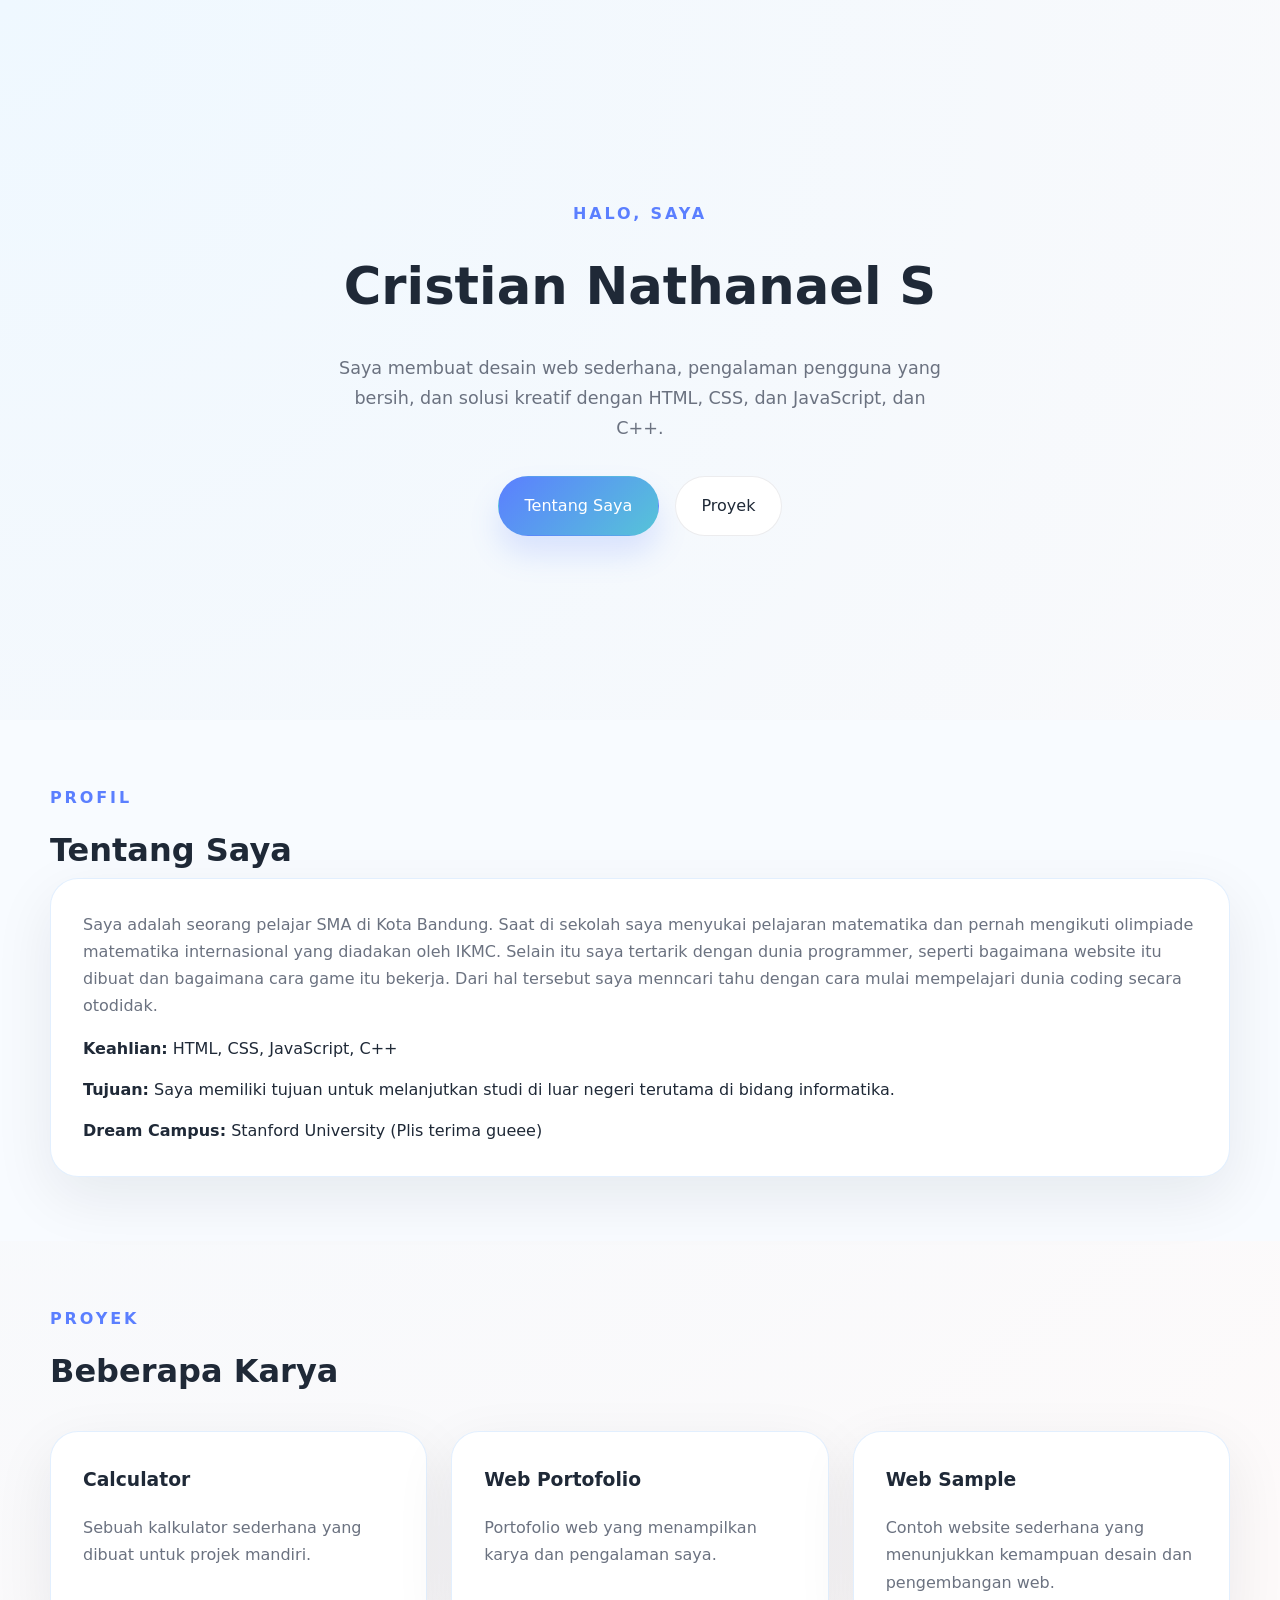
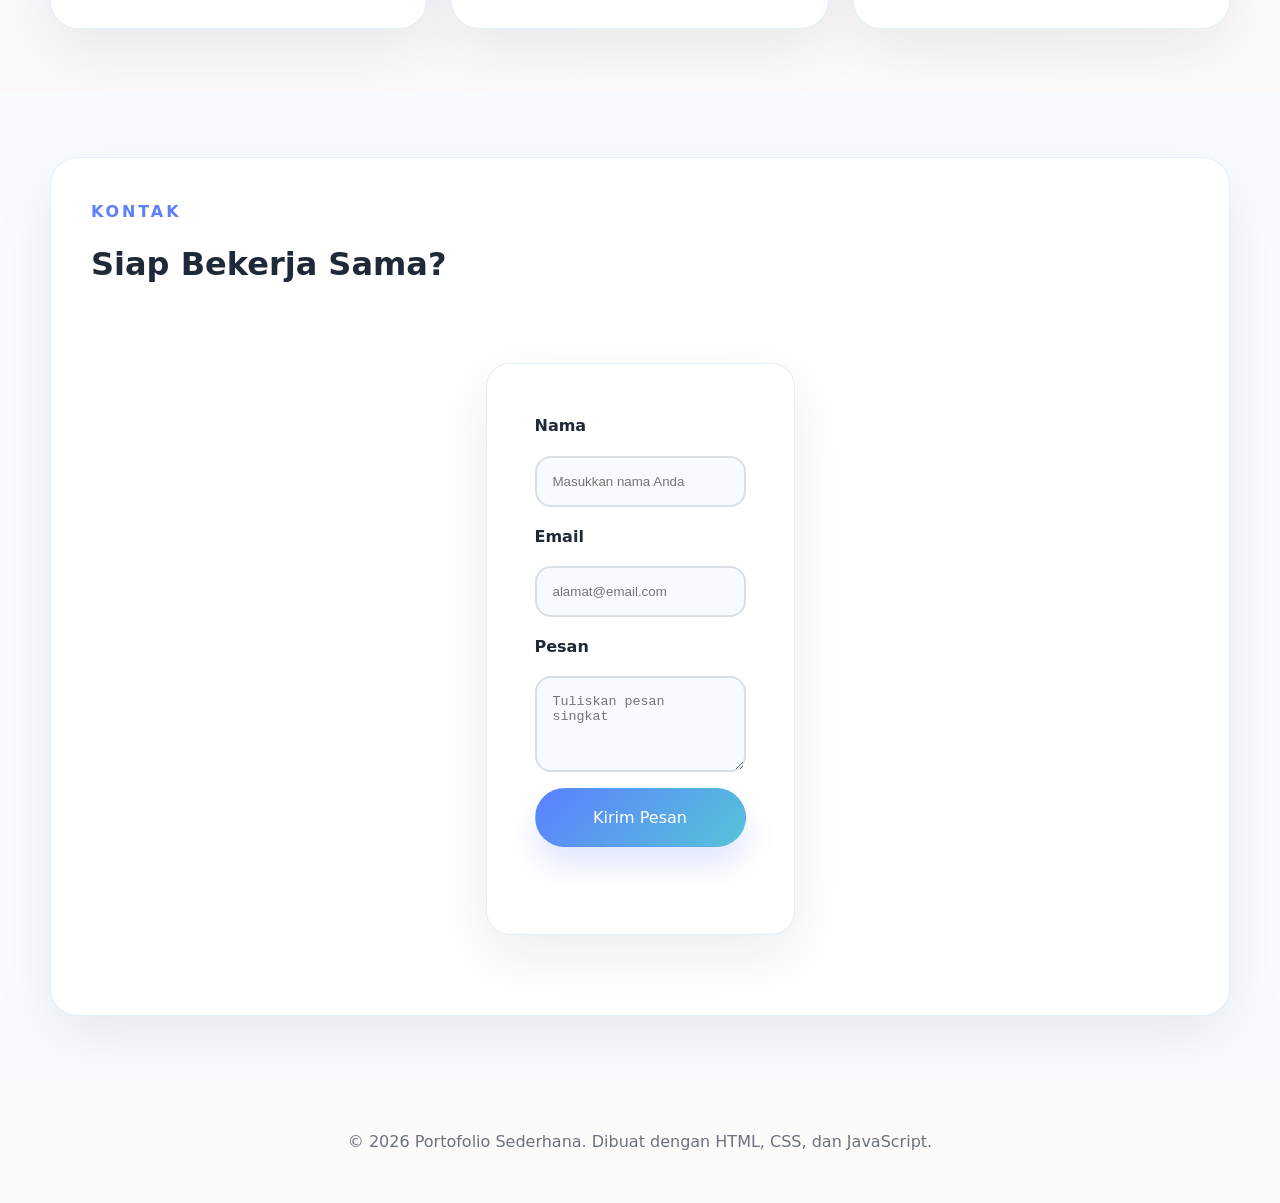
<file: portfolio/index.html>
<!DOCTYPE html>
<html lang="id">
<head>
  <meta charset="UTF-8" />
  <meta name="viewport" content="width=device-width, initial-scale=1.0" />
  <title>Portofolio Sederhana</title>
  <link rel="stylesheet" href="styles.css" />
</head>
<body>
  <header class="hero">
    <div class="hero__content">
      <p class="pretitle">Halo, saya</p>
      <h1>Cristian Nathanael S</h1>
      <p class="hero__subtitle">Saya membuat desain web sederhana, pengalaman pengguna yang bersih, dan solusi kreatif dengan HTML, CSS, dan JavaScript, dan C++.</p>
      <div class="hero__buttons">
        <a href="#about" class="button button--primary">Tentang Saya</a>
        <a href="#projects" class="button button--secondary">Proyek</a>
      </div>
    </div>
  </header>

  <main>
    <section id="about" class="section section--soft">
      <div class="container">
        <div class="section__header">
          <span>Profil</span>
          <h2>Tentang Saya</h2>
        </div>
        <div class="card soft-card">
          <p>Saya adalah seorang pelajar SMA di Kota Bandung. Saat di sekolah saya menyukai pelajaran matematika dan pernah mengikuti olimpiade matematika internasional yang diadakan oleh IKMC. Selain itu saya tertarik dengan dunia programmer, seperti bagaimana website itu dibuat dan bagaimana cara game itu bekerja. Dari hal tersebut saya menncari tahu dengan cara mulai mempelajari dunia coding secara otodidak.</p>
          <ul class="info-list">
            <li><strong>Keahlian:</strong> HTML, CSS, JavaScript, C++</li>
            <li><strong>Tujuan:</strong> Saya memiliki tujuan untuk melanjutkan studi di luar negeri terutama di bidang informatika.</li>
            <li><strong>Dream Campus:</strong> Stanford University (Plis terima gueee) </li>
          </ul>
        </div>
      </div>
    </section>

    <section id="projects" class="section">
      <div class="container">
        <div class="section__header">
          <span>Proyek</span>
          <h2>Beberapa Karya</h2>
        </div>
        <div class="grid">
          <article class="project-card">
            <h3>Calculator</h3>
            <p>Sebuah kalkulator sederhana yang dibuat untuk projek mandiri.</p>
          </article>
          <article class="project-card">
            <h3>Web Portofolio</h3>
            <p>Portofolio web yang menampilkan karya dan pengalaman saya.</p>
          </article>
          <article class="project-card">
            <h3>Web Sample</h3>
            <p>Contoh website sederhana yang menunjukkan kemampuan desain dan pengembangan web.</p>
          </article>
        </div>
      </div>
    </section>

    <section id="contact" class="section section--soft">
      <div class="container contact-card">
        <div class="section__header">
          <span>Kontak</span>
          <h2>Siap Bekerja Sama?</h2>
        </div>
        <form id="contactForm" class="form-card">
          <label for="name">Nama</label>
          <input type="text" id="name" name="name" placeholder="Masukkan nama Anda" required />

          <label for="email">Email</label>
          <input type="email" id="email" name="email" placeholder="alamat@email.com" required />

          <label for="message">Pesan</label>
          <textarea id="message" name="message" rows="4" placeholder="Tuliskan pesan singkat" required></textarea>

          <button type="submit" class="button button--primary">Kirim Pesan</button>
          <p id="contactFeedback" class="feedback"></p>
        </form>
      </div>
    </section>
  </main>

  <footer class="footer">
    <p>© 2026 Portofolio Sederhana. Dibuat dengan HTML, CSS, dan JavaScript.</p>
  </footer>

  <script src="script.js"></script>
</body>
</html>
</file>
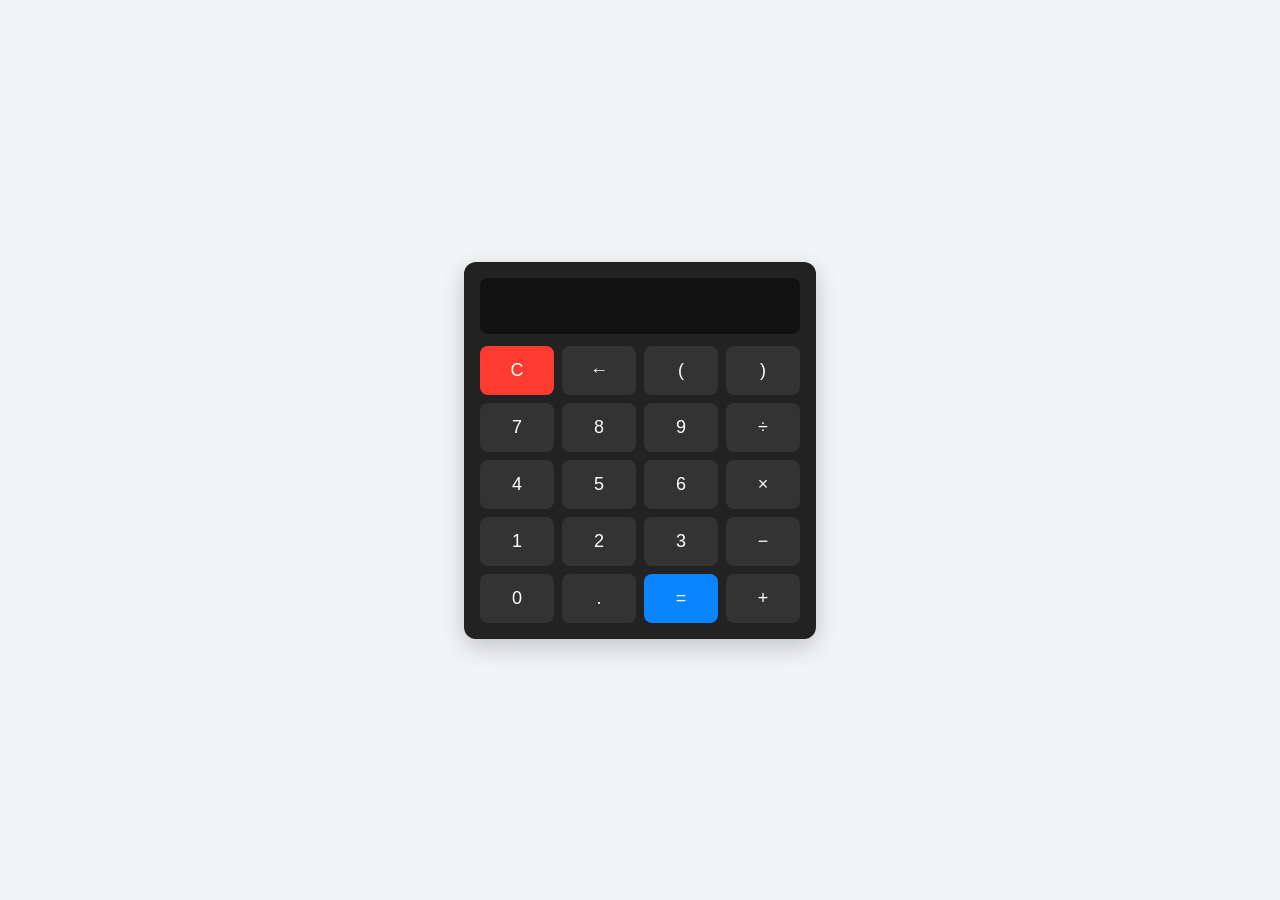
<file: simple-calculator/index.html>
<!doctype html>
<html lang="en">
<head>
  <meta charset="utf-8" />
  <meta name="viewport" content="width=device-width,initial-scale=1" />
  <title>Simple Calculator</title>
  <link rel="stylesheet" href="styles.css" />
</head>
<body>
  <div class="calculator">
    <input id="display" class="display" type="text" readonly />
    <div class="keys">
      <button class="btn" data-action="clear">C</button>
      <button class="btn" data-action="back">←</button>
      <button class="btn" data-value="(">(</button>
      <button class="btn" data-value=")">)</button>

      <button class="btn" data-value="7">7</button>
      <button class="btn" data-value="8">8</button>
      <button class="btn" data-value="9">9</button>
      <button class="btn" data-value="/">÷</button>

      <button class="btn" data-value="4">4</button>
      <button class="btn" data-value="5">5</button>
      <button class="btn" data-value="6">6</button>
      <button class="btn" data-value="*">×</button>

      <button class="btn" data-value="1">1</button>
      <button class="btn" data-value="2">2</button>
      <button class="btn" data-value="3">3</button>
      <button class="btn" data-value="-">−</button>

      <button class="btn" data-value="0">0</button>
      <button class="btn" data-value=".">.</button>
      <button class="btn" data-action="equals" class="equals">=</button>
      <button class="btn" data-value="+">+</button>
    </div>
  </div>

  <script src="script.js"></script>
</body>
</html>
</file>
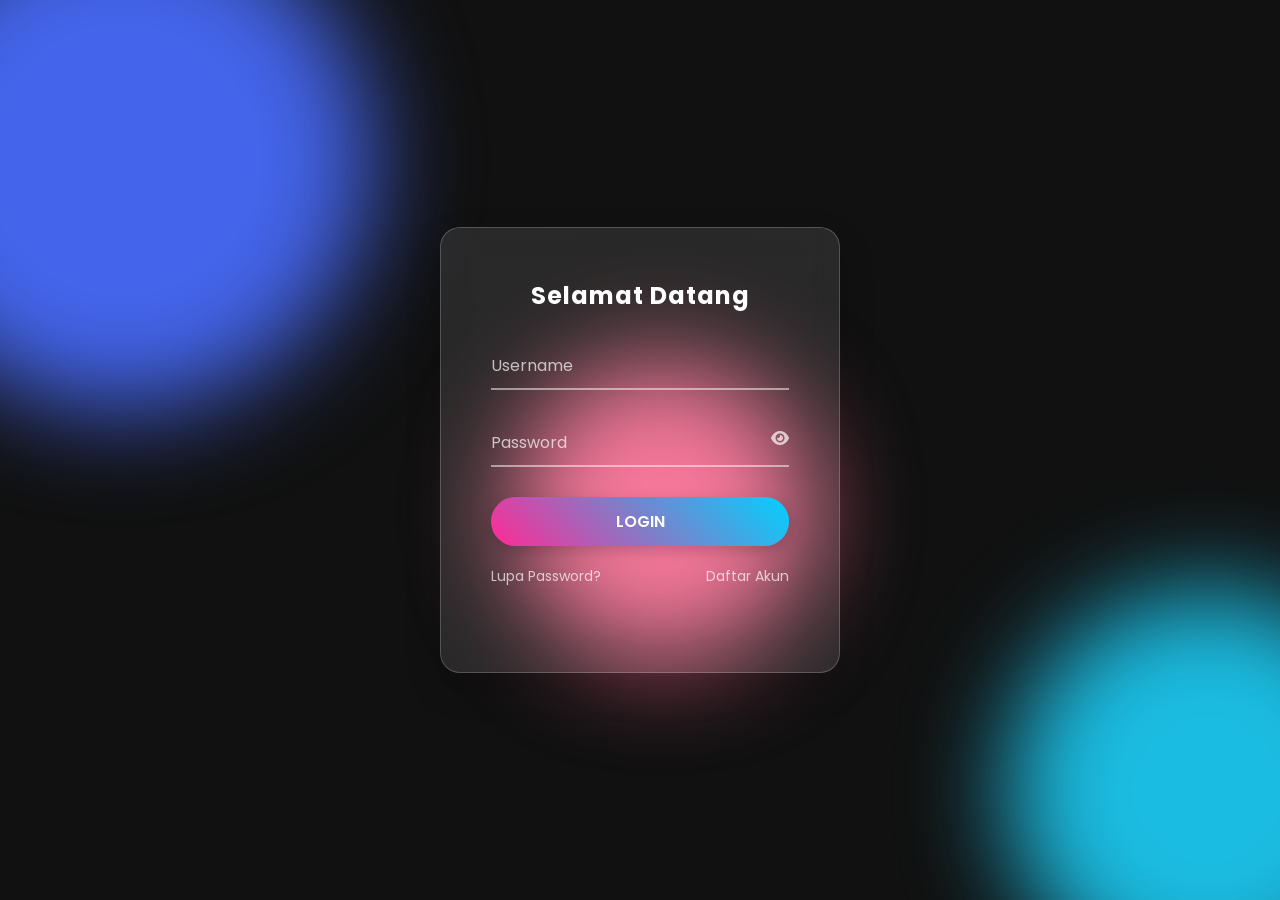
<file: Halaman-LOGIN/1.html>
<!DOCTYPE html>
<html lang="id">
<head>
    <meta charset="UTF-8">
    <meta name="viewport" content="width=device-width, initial-scale=1.0">
    <title>STFU DAWG</title>
    <!-- Menggunakan Font Awesome untuk ikon -->
    <link rel="stylesheet" href="https://cdnjs.cloudflare.com/ajax/libs/font-awesome/6.0.0/css/all.min.css">
    <style>
        /* --- CSS STYLING --- */
        @import url('https://fonts.googleapis.com/css2?family=Poppins:wght@300;500;700&display=swap');

        * {
            margin: 0;
            padding: 0;
            box-sizing: border-box;
            font-family: 'Poppins', sans-serif;
        }

        body {
            display: flex;
            justify-content: center;
            align-items: center;
            min-height: 100vh;
            background: #111;
            overflow: hidden;
        }

        /* Animasi Latar Belakang */
        .background-shapes {
            position: absolute;
            width: 100%;
            height: 100%;
            overflow: hidden;
            z-index: 1;
        }

        .shape {
            position: absolute;
            filter: blur(50px);
            border-radius: 50%;
            animation: float 10s infinite alternate;
        }

        .shape:nth-child(1) {
            top: -10%;
            left: -10%;
            width: 500px;
            height: 500px;
            background: rgb(68, 101, 235);
            animation-delay: 3s;
        }

        .shape:nth-child(2) {
            bottom: -10%;
            right: -10%;
            width: 400px;
            height: 400px;
            background: #1bbce1;
            animation-delay: -7s;
        }

        .shape:nth-child(3) {
            top: 40%;
            left: 40%;
            width: 300px;
            height: 300px;
            background: #f6698f;
            animation-duration: 4s;
        }

        @keyframes float {
            0% { transform: translate(0, 0) rotate(0deg); }
            100% { transform: translate(50px, 50px) rotate(20deg); }
        }

        /* Kartu Login Glassmorphism */
        .login-card {
            position: relative;
            z-index: 10;
            width: 400px;
            padding: 50px;
            background: rgba(255, 255, 255, 0.1);
            backdrop-filter: blur(15px);
            -webkit-backdrop-filter: blur(15px);
            border: 1px solid rgba(255, 255, 255, 0.2);
            border-radius: 20px;
            box-shadow: 0 15px 35px rgba(0, 0, 0, 0.2);
            text-align: center;
            transition: transform 0.3s ease;
        }

        .login-card:hover {
            transform: translateY(-5px);
        }

        .login-card h2 {
            color: #fff;
            margin-bottom: 30px;
            font-weight: 700;
            letter-spacing: 1px;
        }

        /* Input Fields */
        .input-group {
            position: relative;
            margin-bottom: 30px;
            text-align: left;
        }

        .input-group input {
            width: 100%;
            padding: 10px 0;
            font-size: 16px;
            color: #fff;
            background: transparent;
            border: none;
            border-bottom: 2px solid rgba(255, 255, 255, 0.5);
            outline: none;
            transition: border-color 0.3s;
        }

        .input-group label {
            position: absolute;
            top: 10px;
            left: 0;
            font-size: 16px;
            color: rgba(255, 255, 255, 0.7);
            pointer-events: none;
            transition: 0.3s ease all;
        }

        /* Animasi Label saat input fokus atau ada isi */
        .input-group input:focus ~ label,
        .input-group input:valid ~ label {
            top: -20px;
            font-size: 12px;
            color: #00d2ff;
        }

        .input-group input:focus {
            border-bottom: 2px solid #00d2ff;
        }

        /* Ikon Toggle Password */
        .toggle-password {
            position: absolute;
            right: 0;
            top: 10px;
            color: rgba(255, 255, 255, 0.7);
            cursor: pointer;
            transition: color 0.3s;
        }

        .toggle-password:hover {
            color: #fff;
        }

        /* Tombol Login */
        button {
            width: 100%;
            padding: 12px;
            background: linear-gradient(45deg, #ff2a95, #00d2ff);
            border: none;
            border-radius: 30px;
            color: #fff;
            font-size: 16px;
            font-weight: 600;
            cursor: pointer;
            transition: 0.3s;
            box-shadow: 0 5px 15px rgba(0, 0, 0, 0.2);
        }

        button:hover {
            transform: scale(1.05);
            box-shadow: 0 8px 20px rgba(0, 0, 0, 0.3);
        }

        button:active {
            transform: scale(0.95);
        }

        /* Link Lupa Password / Daftar */
        .links {
            margin-top: 20px;
            display: flex;
            justify-content: space-between;
            font-size: 14px;
        }

        .links a {
            color: rgba(255, 255, 255, 0.7);
            text-decoration: none;
            transition: color 0.3s;
        }

        .links a:hover {
            color: #fff;
        }

        /* Pesan Error/Sukses */
        .message {
            margin-top: 15px;
            font-size: 14px;
            min-height: 20px;
            color: #fff;
        }
        
        .error { color: #ff4d4d; }
        .success { color: #00ff88; }

    </style>
</head>
<body>

    <!-- Latar Belakang Animasi -->
    <div class="background-shapes">
        <div class="shape"></div>
        <div class="shape"></div>
        <div class="shape"></div>
    </div>

    <!-- Kartu Login -->
    <div class="login-card">
        <h2>Selamat Datang</h2>
        <form id="loginForm">
            <!-- Input Username -->
            <div class="input-group">
                <input type="text" id="username" required autocomplete="off">
                <label>Username</label>
            </div>

            <!-- Input Password -->
            <div class="input-group">
                <input type="password" id="password" required>
                <label>Password</label>
                <i class="fas fa-eye toggle-password" id="togglePassword"></i>
            </div>

            <button type="submit" id="loginBtn">LOGIN</button>

            <div class="links">
                <a href="#">Lupa Password?</a>
                <a href="#">Daftar Akun</a>
            </div>
            
            <div class="message" id="messageBox"></div>
        </form>
    </div>

    <script>
        /* --- JAVASCRIPT LOGIC --- */
        
        // 1. Toggle Show/Hide Password
        const togglePassword = document.querySelector('#togglePassword');
        const passwordInput = document.querySelector('#password');

        togglePassword.addEventListener('click', function () {
            // Ubah tipe input dari password ke text atau sebaliknya
            const type = passwordInput.getAttribute('type') === 'password' ? 'text' : 'password';
            passwordInput.setAttribute('type', type);
            
            // Ubah ikon mata (slash atau biasa)
            this.classList.toggle('fa-eye-slash');
        });

        // 2. Simulasi Proses Login
        const loginForm = document.getElementById('loginForm');
        const loginBtn = document.getElementById('loginBtn');
        const messageBox = document.getElementById('messageBox');

        loginForm.addEventListener('submit', function(e) {
            e.preventDefault(); // Mencegah reload halaman
            
            const username = document.getElementById('username').value;
            const password = document.getElementById('password').value;

            // Reset pesan
            messageBox.textContent = '';
            messageBox.className = 'message';

            // Efek Loading pada tombol
            const originalBtnText = loginBtn.innerText;
            loginBtn.innerText = 'Memproses...';
            loginBtn.style.opacity = '0.7';
            loginBtn.disabled = true;

            // Simulasi delay server (2 detik)
            setTimeout(() => {
                // Validasi Sederhana (Hanya contoh)
                if(username === "admin" && password === "1234") {
                    messageBox.textContent = "Login Berhasil! Mengalihkan...";
                    messageBox.classList.add('success');
                    
                    // Di sini Anda bisa redirect: window.location.href = 'dashboard.html';
                } else {
                    messageBox.textContent = "Username atau Password salah!";
                    messageBox.classList.add('error');
                    
                    // Efek getar jika salah
                    const card = document.querySelector('.login-card');
                    card.style.transform = 'translateX(10px)';
                    setTimeout(() => card.style.transform = 'translateX(-10px)', 100);
                    setTimeout(() => card.style.transform = 'translateX(10px)', 200);
                    setTimeout(() => card.style.transform = 'translateX(0)', 300);
                }

                // Kembalikan tombol ke semula
                loginBtn.innerText = originalBtnText;
                loginBtn.style.opacity = '1';
                loginBtn.disabled = false;

            }, 2000);
        });
    </script>
</body>
</html>
</file>
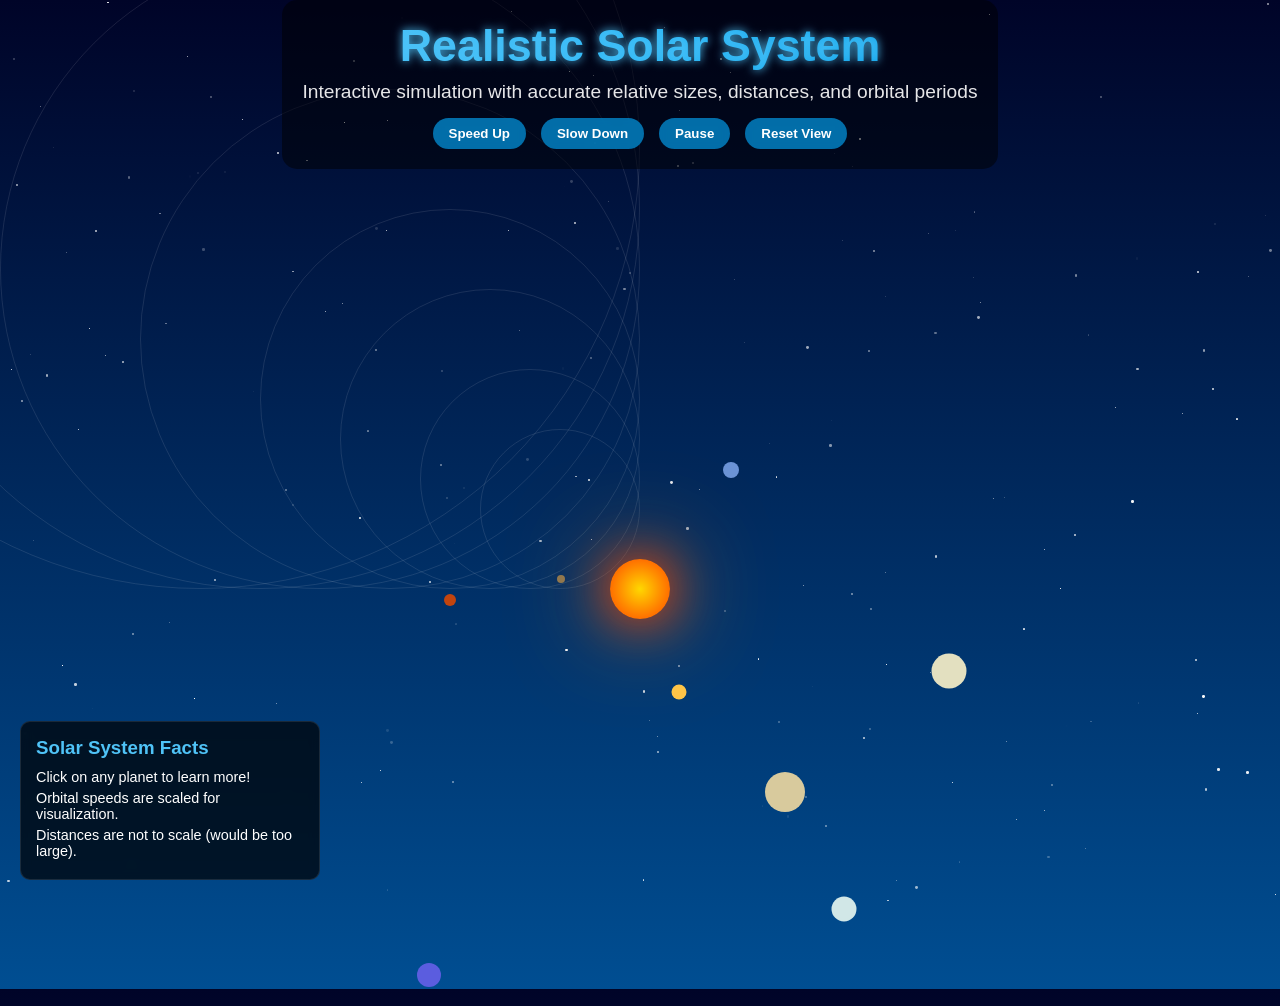
<file: solar system/solarsystem.html>
<!DOCTYPE html>
<html lang="en">
<head>
    <meta charset="UTF-8">
    <meta name="viewport" content="width=device-width, initial-scale=1.0">
    <title>Realistic Solar System</title>
    <style>
        * {
            margin: 0;
            padding: 0;
            box-sizing: border-box;
        }
        
        body {
            background: linear-gradient(to bottom, #000428, #004e92);
            color: white;
            font-family: 'Segoe UI', Tahoma, Geneva, Verdana, sans-serif;
            min-height: 100vh;
            overflow: hidden;
            display: flex;
            flex-direction: column;
            align-items: center;
            justify-content: center;
        }
        
        .header {
            text-align: center;
            margin-bottom: 20px;
            z-index: 10;
            padding: 20px;
            background: rgba(0, 0, 0, 0.5);
            border-radius: 15px;
            max-width: 800px;
        }
        
        h1 {
            font-size: 2.8rem;
            margin-bottom: 10px;
            text-shadow: 0 0 10px #4fc3f7;
            background: linear-gradient(to right, #4fc3f7, #29b6f6, #039be5);
            -webkit-background-clip: text;
            background-clip: text;
            -webkit-text-fill-color: transparent;
        }
        
        .subtitle {
            font-size: 1.2rem;
            margin-bottom: 15px;
            opacity: 0.9;
        }
        
        .controls {
            display: flex;
            gap: 15px;
            margin-top: 10px;
            flex-wrap: wrap;
            justify-content: center;
        }
        
        button {
            background: rgba(3, 155, 229, 0.7);
            color: white;
            border: none;
            padding: 8px 16px;
            border-radius: 30px;
            cursor: pointer;
            font-weight: bold;
            transition: all 0.3s ease;
            backdrop-filter: blur(5px);
        }
        
        button:hover {
            background: rgba(3, 155, 229, 0.9);
            transform: translateY(-2px);
            box-shadow: 0 4px 8px rgba(0, 0, 0, 0.3);
        }
        
        button:active {
            transform: translateY(0);
        }
        
        .solar-system {
            position: relative;
            width: 800px;
            height: 800px;
            margin: 0 auto;
            display: flex;
            justify-content: center;
            align-items: center;
        }
        
        .sun {
            position: absolute;
            width: 60px;
            height: 60px;
            background: radial-gradient(circle, #ffd700, #ff8c00, #ff4500);
            border-radius: 50%;
            box-shadow: 0 0 50px #ff4500, 0 0 100px #ff8c00;
            z-index: 10;
            animation: sunGlow 3s infinite alternate;
        }
        
        @keyframes sunGlow {
            from { box-shadow: 0 0 50px #ff4500, 0 0 100px #ff8c00; }
            to { box-shadow: 0 0 70px #ff4500, 0 0 140px #ff8c00; }
        }
        
        .orbit {
            position: absolute;
            border: 1px solid rgba(255, 255, 255, 0.1);
            border-radius: 50%;
            transform: translate(-50%, -50%);
        }
        
        .planet {
            position: absolute;
            border-radius: 50%;
            transform: translate(-50%, -50%);
            display: flex;
            justify-content: center;
            align-items: center;
            font-size: 10px;
            font-weight: bold;
            text-shadow: 0 0 3px black;
            cursor: pointer;
            transition: transform 0.3s ease;
        }
        
        .planet:hover {
            transform: translate(-50%, -50%) scale(1.2);
            z-index: 20;
        }
        
        .planet-name {
            position: absolute;
            top: 100%;
            left: 50%;
            transform: translateX(-50%);
            white-space: nowrap;
            margin-top: 5px;
            font-size: 12px;
            opacity: 0;
            transition: opacity 0.3s ease;
        }
        
        .planet:hover .planet-name {
            opacity: 1;
        }
        
        .info-panel {
            position: fixed;
            bottom: 20px;
            left: 20px;
            background: rgba(0, 0, 0, 0.7);
            padding: 15px;
            border-radius: 10px;
            max-width: 300px;
            backdrop-filter: blur(5px);
            border: 1px solid rgba(255, 255, 255, 0.1);
        }
        
        .info-panel h3 {
            margin-bottom: 10px;
            color: #4fc3f7;
        }
        
        .info-panel p {
            margin: 5px 0;
            font-size: 0.9rem;
        }
        
        .stars {
            position: fixed;
            top: 0;
            left: 0;
            width: 100%;
            height: 100%;
            pointer-events: none;
            z-index: -1;
        }
        
        .star {
            position: absolute;
            background-color: white;
            border-radius: 50%;
        }
        
        @media (max-width: 850px) {
            .solar-system {
                width: 95vw;
                height: 95vw;
            }
            
            .sun {
                width: 50px;
                height: 50px;
            }
            
            h1 {
                font-size: 2rem;
            }
        }
    </style>
</head>
<body>
    <div class="stars" id="stars"></div>
    
    <div class="header">
        <h1>Realistic Solar System</h1>
        <p class="subtitle">Interactive simulation with accurate relative sizes, distances, and orbital periods</p>
        <div class="controls">
            <button id="speedUp">Speed Up</button>
            <button id="speedDown">Slow Down</button>
            <button id="pauseResume">Pause</button>
            <button id="reset">Reset View</button>
        </div>
    </div>
    
    <div class="solar-system" id="solarSystem">
        <div class="sun"></div>
    </div>
    
    <div class="info-panel" id="infoPanel">
        <h3>Solar System Facts</h3>
        <p>Click on any planet to learn more!</p>
        <p>Orbital speeds are scaled for visualization.</p>
        <p>Distances are not to scale (would be too large).</p>
    </div>

    <script>
        // Create stars background
        const starsContainer = document.getElementById('stars');
        for (let i = 0; i < 200; i++) {
            const star = document.createElement('div');
            star.classList.add('star');
            star.style.width = `${Math.random() * 3}px`;
            star.style.height = star.style.width;
            star.style.left = `${Math.random() * 100}%`;
            star.style.top = `${Math.random() * 100}%`;
            star.style.opacity = Math.random();
            starsContainer.appendChild(star);
        }
        
        // Planet data with realistic properties
        const planets = [
            {
                name: "Mercury",
                size: 8,
                distance: 80,
                orbitalPeriod: 88, // Earth days
                color: "#8C7853",
                info: "Closest planet to the Sun. No atmosphere to retain heat."
            },
            {
                name: "Venus",
                size: 15,
                distance: 110,
                orbitalPeriod: 225,
                color: "#FFC649",
                info: "Hottest planet due to extreme greenhouse effect."
            },
            {
                name: "Earth",
                size: 16,
                distance: 150,
                orbitalPeriod: 365,
                color: "#6B93D6",
                info: "Only known planet with life. Has liquid water."
            },
            {
                name: "Mars",
                size: 12,
                distance: 190,
                orbitalPeriod: 687,
                color: "#C1440E",
                info: "The Red Planet. Has the largest volcano in the solar system."
            },
            {
                name: "Jupiter",
                size: 40,
                distance: 250,
                orbitalPeriod: 4333,
                color: "#D8CA9D",
                info: "Largest planet. Has a giant storm (Great Red Spot) for 300+ years."
            },
            {
                name: "Saturn",
                size: 35,
                distance: 320,
                orbitalPeriod: 10759,
                color: "#E3E0C0",
                info: "Famous for its spectacular ring system made of ice and rock."
            },
            {
                name: "Uranus",
                size: 25,
                distance: 380,
                orbitalPeriod: 30687,
                color: "#D1E7E7",
                info: "Rotates on its side. An ice giant with a blue-green color."
            },
            {
                name: "Neptune",
                size: 24,
                distance: 440,
                orbitalPeriod: 60190,
                color: "#5B5DDF",
                info: "Windiest planet with supersonic winds. Discovered by math."
            }
        ];
        
        // Create orbits and planets
        const solarSystem = document.getElementById('solarSystem');
        const infoPanel = document.getElementById('infoPanel');
        let animationSpeed = 1;
        let isPaused = false;
        let angles = planets.map(() => Math.random() * Math.PI * 2);
        
        // Create orbits and planets
        planets.forEach((planet, index) => {
            // Create orbit
            const orbit = document.createElement('div');
            orbit.classList.add('orbit');
            orbit.style.width = `${planet.distance * 2}px`;
            orbit.style.height = `${planet.distance * 2}px`;
            solarSystem.appendChild(orbit);
            
            // Create planet
            const planetEl = document.createElement('div');
            planetEl.classList.add('planet');
            planetEl.style.width = `${planet.size}px`;
            planetEl.style.height = `${planet.size}px`;
            planetEl.style.backgroundColor = planet.color;
            planetEl.dataset.index = index;
            
            // Add planet name
            const nameEl = document.createElement('div');
            nameEl.classList.add('planet-name');
            nameEl.textContent = planet.name;
            planetEl.appendChild(nameEl);
            
            solarSystem.appendChild(planetEl);
            
            // Add click event for info
            planetEl.addEventListener('click', () => {
                infoPanel.innerHTML = `
                    <h3>${planet.name}</h3>
                    <p>${planet.info}</p>
                    <p>Orbital Period: ${planet.orbitalPeriod} Earth days</p>
                    <p>Distance from Sun: ${planet.distance} million km (scaled)</p>
                `;
            });
        });
        
        // Animation function
        function animate() {
            if (isPaused) return;
            
            const planetsEls = document.querySelectorAll('.planet');
            
            planets.forEach((planet, index) => {
                // Calculate angular speed (faster for inner planets)
                const angularSpeed = (0.001 * animationSpeed) / (planet.orbitalPeriod / 365);
                angles[index] += angularSpeed;
                
                // Calculate position
                const x = planet.distance * Math.cos(angles[index]);
                const y = planet.distance * Math.sin(angles[index]);
                
                // Apply position
                planetsEls[index].style.left = `calc(50% + ${x}px)`;
                planetsEls[index].style.top = `calc(50% + ${y}px)`;
            });
            
            requestAnimationFrame(animate);
        }
        
        // Start animation
        animate();
        
        // Control buttons
        document.getElementById('speedUp').addEventListener('click', () => {
            animationSpeed = Math.min(animationSpeed * 1.5, 10);
        });
        
        document.getElementById('speedDown').addEventListener('click', () => {
            animationSpeed = Math.max(animationSpeed / 1.5, 0.1);
        });
        
        document.getElementById('pauseResume').addEventListener('click', () => {
            isPaused = !isPaused;
            document.getElementById('pauseResume').textContent = isPaused ? 'Resume' : 'Pause';
            if (!isPaused) animate();
        });
        
        document.getElementById('reset').addEventListener('click', () => {
            angles = planets.map(() => Math.random() * Math.PI * 2);
            animationSpeed = 1;
            isPaused = false;
            document.getElementById('pauseResume').textContent = 'Pause';
            infoPanel.innerHTML = `
                <h3>Solar System Facts</h3>
                <p>Click on any planet to learn more!</p>
                <p>Orbital speeds are scaled for visualization.</p>
                <p>Distances are not to scale (would be too large).</p>
            `;
        });
    </script>
</body>
</html>
</file>
<file: portfolio/styles.css>
:root {
  --bg: #f7fbff;
  --surface: #ffffff;
  --surface-soft: #f2f8ff;
  --text: #1f2937;
  --muted: #6b7280;
  --primary: #5b7fff;
  --secondary: #f8b0c8;
  --accent: #56c4d8;
  --border: rgba(96, 165, 250, 0.18);
  --shadow: 0 20px 60px rgba(15, 23, 42, 0.08);
}

* {
  box-sizing: border-box;
}

body {
  margin: 0;
  font-family: "Inter", system-ui, sans-serif;
  background: radial-gradient(circle at top left, #eff8ff 0%, #fdfafa 65%);
  color: var(--text);
  line-height: 1.7;
}

img {
  max-width: 100%;
  display: block;
}

button,
a.button {
  font: inherit;
}

.hero {
  min-height: 80vh;
  display: grid;
  place-items: center;
  padding: 4rem 1.5rem;
  text-align: center;
}

.hero__content {
  max-width: 720px;
  margin: 0 auto;
}

.pretitle {
  color: var(--primary);
  font-weight: 700;
  letter-spacing: 0.18em;
  text-transform: uppercase;
  margin-bottom: 1rem;
}

.hero h1 {
  font-size: clamp(2.5rem, 4vw, 4.2rem);
  margin: 0;
}

.hero__subtitle {
  color: var(--muted);
  font-size: 1.1rem;
  margin: 1.5rem auto 2rem;
  max-width: 620px;
}

.hero__buttons {
  display: flex;
  justify-content: center;
  gap: 1rem;
  flex-wrap: wrap;
}

.button {
  display: inline-flex;
  align-items: center;
  justify-content: center;
  gap: 0.5rem;
  padding: 0.95rem 1.6rem;
  border-radius: 999px;
  text-decoration: none;
  transition: transform 0.2s ease, box-shadow 0.2s ease;
  border: 1px solid transparent;
}

.button:hover {
  transform: translateY(-2px);
}

.button--primary {
  background: linear-gradient(135deg, var(--primary), var(--accent));
  color: white;
  box-shadow: 0 18px 30px rgba(91, 127, 255, 0.18);
}

.button--secondary {
  background: white;
  color: var(--text);
  border-color: rgba(15, 23, 42, 0.08);
}

.section {
  padding: 4rem 1.5rem;
}

.section--soft {
  background: #f8fbff;
}

.container {
  width: min(1180px, calc(100% - 3rem));
  margin: 0 auto;
}

.section__header span {
  display: inline-block;
  color: var(--primary);
  font-weight: 700;
  letter-spacing: 0.18em;
  text-transform: uppercase;
  margin-bottom: 0.75rem;
}

.section__header h2 {
  margin: 0;
  font-size: clamp(2rem, 2.5vw, 2.8rem);
}

.card,
.soft-card,
.project-card,
.contact-card,
.form-card {
  background: var(--surface);
  border-radius: 28px;
  border: 1px solid var(--border);
  box-shadow: var(--shadow);
}

.soft-card,
.contact-card {
  padding: 2rem;
}

.card p {
  margin: 0 0 1rem;
  color: var(--muted);
}

.info-list {
  list-style: none;
  padding: 0;
  margin: 0;
  display: grid;
  gap: 0.85rem;
}

.info-list li {
  color: var(--text);
}

.grid {
  display: grid;
  gap: 1.5rem;
  grid-template-columns: repeat(auto-fit, minmax(220px, 1fr));
  margin-top: 2rem;
}

.project-card {
  padding: 2rem;
}

.project-card h3 {
  margin-top: 0;
}

.project-card p {
  margin: 0.8rem 0 0;
  color: var(--muted);
}

.contact-card {
  box-sizing: border-box;
  padding: 2.5rem;
  display: grid;
  gap: 2rem;
}

.form-card {
  box-sizing: border-box;
  display: grid;
  gap: 1rem;
  max-width: 2500px;
  margin: 40px auto;
  padding: 3rem;
  background-color: #ffffff;
  border-radius: 24px;
  box-shadow: 0 20px 60px rgba(15, 23, 42, 0.08);

}

.form-card label {
  font-weight: 600;
}

.form-card button {
  width: 100%;
}

.form-card input,
.form-card textarea {
  width: 100%;
  padding: 1rem 1rem;
  border: 2px solid rgba(15, 23, 42, 0.12);
  border-radius: 16px;
  background: #f7faff;
  color: var(--text);
}

.form-card input:focus,
.form-card textarea:focus {
  outline: none;
  border-color: var(--primary);
  box-shadow: 0 0 0 4px rgba(91, 127, 255, 0.12);
}

.feedback {
  margin: 0;
  color: var(--primary);
  min-height: 1.4rem;
}

.footer {
  text-align: center;
  padding: 2rem 1.5rem;
  color: var(--muted);
}

/* Animasi text running */
@keyframes slideFromRight {
  from {
    opacity: 0;
    transform: translateX(100px);
  }
  to {
    opacity: 1;
    transform: translateX(0);
  }
}

/* Animasi fade in */
@keyframes fadeIn {
  from {
    opacity: 0;
  }
  to {
    opacity: 1;
  }
}

/* Animasi text reveal */
@keyframes textReveal {
  from {
    opacity: 0;
    transform: translateY(30px);
  }
  to {
    opacity: 1;
    transform: translateY(0);
  }
}

/* Animasi floating */
@keyframes float {
  0%, 100% {
    transform: translateY(0px);
  }
  50% {
    transform: translateY(-10px);
  }
}

/* Elemen dengan scroll animation */
.hero h1,
.hero__subtitle,
.section__header h2,
.soft-card,
.project-card,
.contact-card {
  opacity: 0;
  animation: fadeIn 0.8s ease-out forwards;
}

.hero__content h1 {
  animation: slideFromRight 0.8s ease-out forwards;
}

.hero__subtitle {
  animation: slideFromRight 0.8s ease-out 0.2s forwards;
}

.hero__buttons {
  animation: fadeIn 0.8s ease-out 0.4s forwards;
  opacity: 0;
}

/* Animasi untuk card saat di-observe */
.scroll-animate {
  animation: textReveal 0.8s ease-out forwards !important;
}

/* Floating effect untuk buttons */
.button {
  animation: float 3s ease-in-out infinite;
}

.button:nth-child(2) {
  animation-delay: 0.2s;
}

@media (max-width: 720px) {
  .hero {
    padding-top: 3rem;
    padding-bottom: 3rem;
  }
}
</file>
<file: simple-calculator/styles.css>
:root {
    font-family: system-ui, Segoe UI, Roboto, Arial;
    background: #f3f4f6
}

body {
    display: flex;
    align-items: center;
    justify-content: center;
    height: 100vh;
    margin: 0
}

.calculator {
    width: 320px;
    background: #222;
    color: #fff;
    border-radius: 12px;
    padding: 16px;
    box-shadow: 0 8px 24px rgba(0, 0, 0, .2)
}

.display {
    box-sizing: border-box;
    width: 100%;
    height: 56px;
    font-size: 24px;
    padding: 8px 12px;
    border-radius: 8px;
    border: none;
    margin-bottom: 12px;
    text-align: right;
    background: #111;
    color: #fff
}

.keys {
    display: grid;
    grid-template-columns: repeat(4, 1fr);
    gap: 8px
}

.btn {
    padding: 14px;
    border-radius: 8px;
    border: none;
    background: #333;
    color: #fff;
    font-size: 18px;
    cursor: pointer
}

.btn[data-action="equals"] {
    background: #0a84ff
}

.btn[data-action="clear"] {
    background: #ff3b30
}

.btn:active {
    transform: translateY(1px);
    opacity: .95
}
</file>
